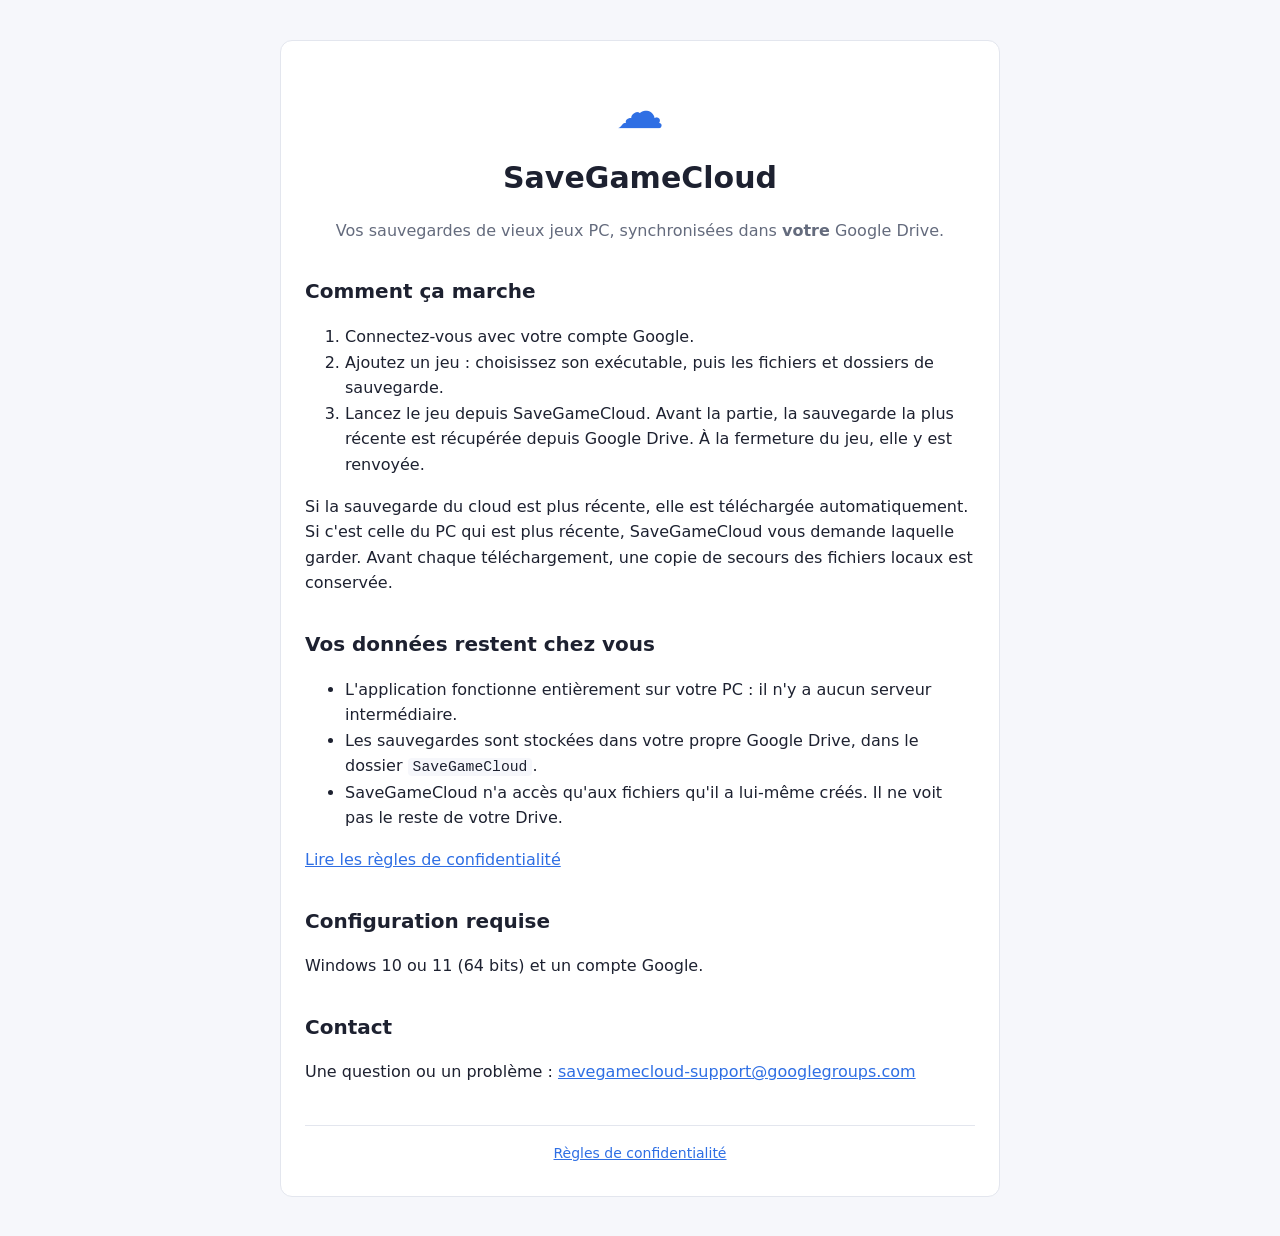
<file: index.html>
<!doctype html>
<html lang="fr">
<head>
  <meta charset="utf-8">
  <meta name="viewport" content="width=device-width, initial-scale=1">
  <title>SaveGameCloud</title>
  <meta name="description" content="Launcher pour vieux jeux PC qui synchronise leurs sauvegardes dans votre Google Drive.">
  <link rel="stylesheet" href="style.css">
</head>
<body>
  <main>
    <header>
      <p class="logo">☁</p>
      <h1>SaveGameCloud</h1>
      <p class="tagline">Vos sauvegardes de vieux jeux PC, synchronisées dans <strong>votre</strong> Google Drive.</p>
    </header>

    <section>
      <h2>Comment ça marche</h2>
      <ol>
        <li>Connectez-vous avec votre compte Google.</li>
        <li>Ajoutez un jeu : choisissez son exécutable, puis les fichiers et dossiers de sauvegarde.</li>
        <li>Lancez le jeu depuis SaveGameCloud. Avant la partie, la sauvegarde la plus récente est récupérée depuis
          Google Drive. À la fermeture du jeu, elle y est renvoyée.</li>
      </ol>
      <p>Si la sauvegarde du cloud est plus récente, elle est téléchargée automatiquement. Si c'est celle du PC qui
        est plus récente, SaveGameCloud vous demande laquelle garder. Avant chaque téléchargement, une copie de secours
        des fichiers locaux est conservée.</p>
    </section>

    <section>
      <h2>Vos données restent chez vous</h2>
      <ul>
        <li>L'application fonctionne entièrement sur votre PC : il n'y a aucun serveur intermédiaire.</li>
        <li>Les sauvegardes sont stockées dans votre propre Google Drive, dans le dossier <code>SaveGameCloud</code>.</li>
        <li>SaveGameCloud n'a accès qu'aux fichiers qu'il a lui-même créés. Il ne voit pas le reste de votre Drive.</li>
      </ul>
      <p><a href="privacy.html">Lire les règles de confidentialité</a></p>
    </section>

    <section>
      <h2>Configuration requise</h2>
      <p>Windows 10 ou 11 (64 bits) et un compte Google.</p>
    </section>

    <section>
      <h2>Contact</h2>
      <p>Une question ou un problème : <a href="mailto:savegamecloud-support@googlegroups.com">savegamecloud-support@googlegroups.com</a></p>
    </section>

    <footer>
      <a href="privacy.html">Règles de confidentialité</a>
    </footer>
  </main>
</body>
</html>
</file>
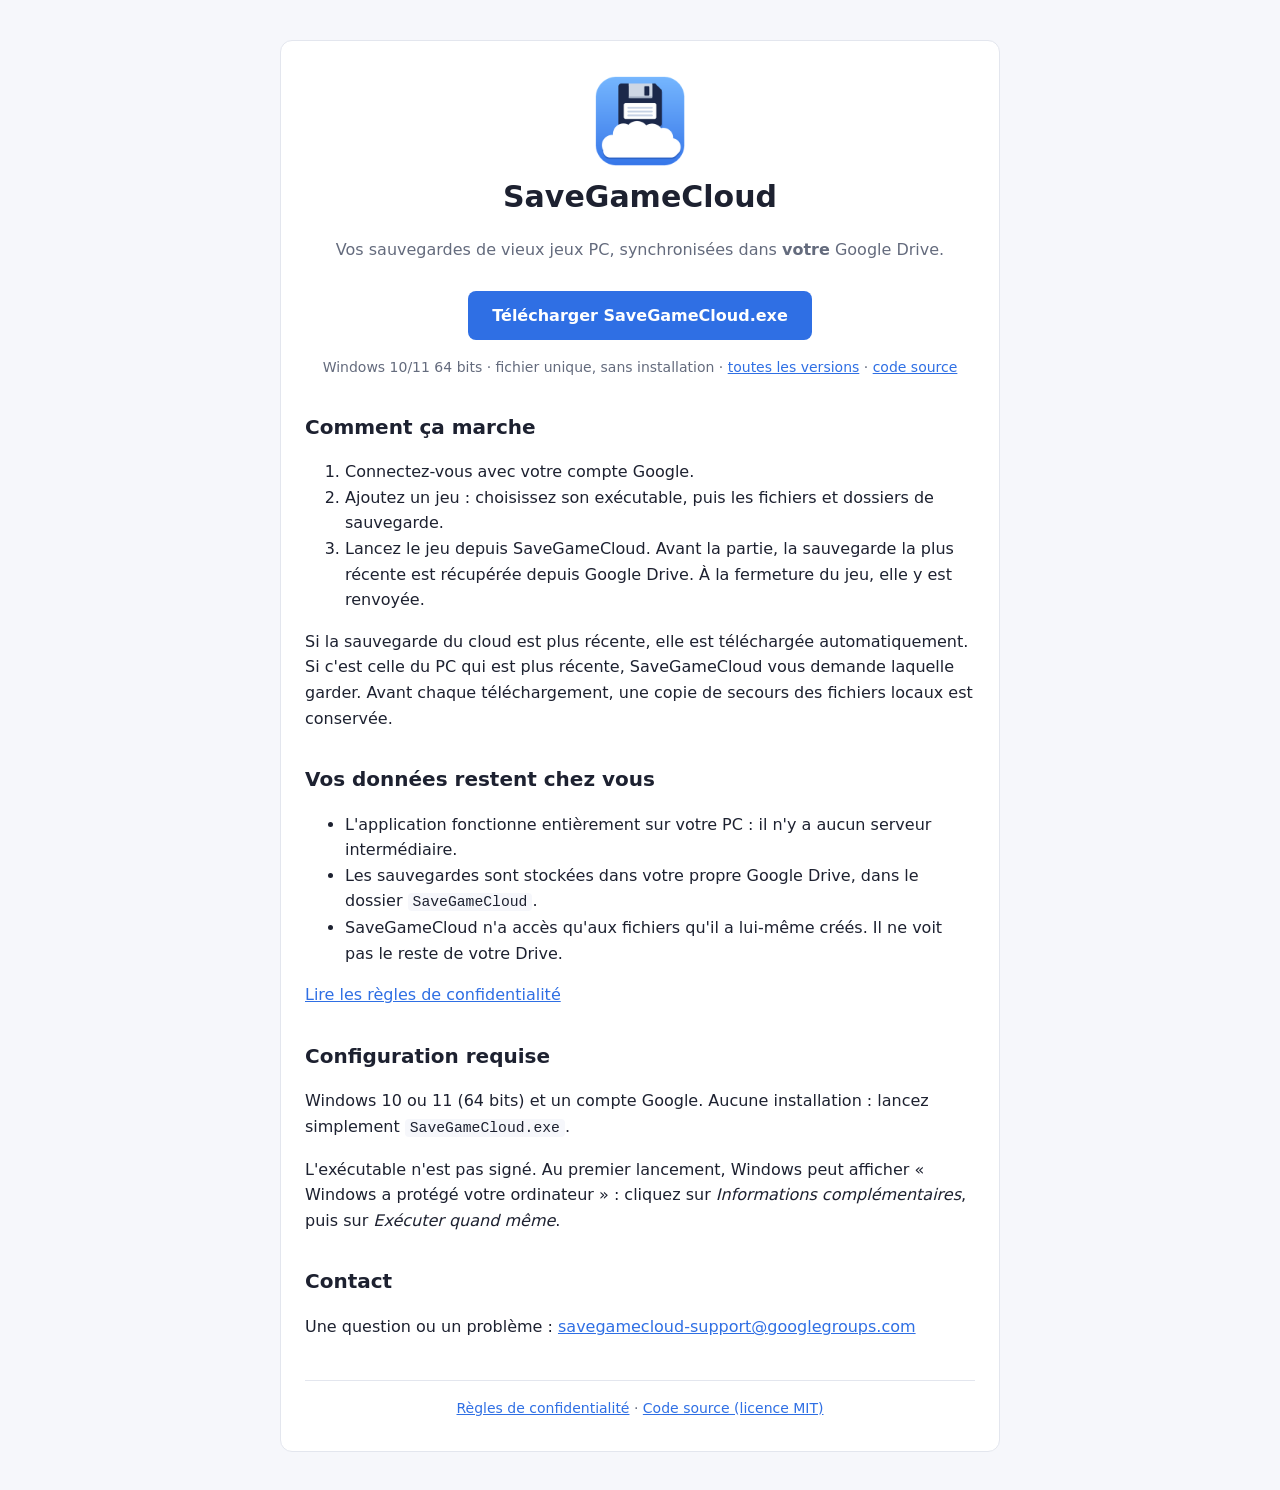
<file: docs/index.html>
<!doctype html>
<html lang="fr">
<head>
  <meta charset="utf-8">
  <meta name="viewport" content="width=device-width, initial-scale=1">
  <title>SaveGameCloud</title>
  <meta name="description" content="Launcher pour vieux jeux PC qui synchronise leurs sauvegardes dans votre Google Drive.">
  <link rel="icon" href="favicon.ico" sizes="16x16 32x32">
  <link rel="icon" type="image/png" href="icon-256.png" sizes="256x256">
  <link rel="stylesheet" href="style.css">
</head>
<body>
  <main>
    <header>
      <img class="logo" src="icon-256.png" width="96" height="96" alt="">
      <h1>SaveGameCloud</h1>
      <p class="tagline">Vos sauvegardes de vieux jeux PC, synchronisées dans <strong>votre</strong> Google Drive.</p>
      <p><a class="button" href="https://github.com/Er4m3d/savegamecloud/releases/latest/download/SaveGameCloud.exe">Télécharger SaveGameCloud.exe</a></p>
      <p class="muted small">Windows 10/11 64 bits · fichier unique, sans installation ·
        <a href="https://github.com/Er4m3d/savegamecloud/releases">toutes les versions</a> ·
        <a href="https://github.com/Er4m3d/savegamecloud">code source</a></p>
    </header>

    <section>
      <h2>Comment ça marche</h2>
      <ol>
        <li>Connectez-vous avec votre compte Google.</li>
        <li>Ajoutez un jeu : choisissez son exécutable, puis les fichiers et dossiers de sauvegarde.</li>
        <li>Lancez le jeu depuis SaveGameCloud. Avant la partie, la sauvegarde la plus récente est récupérée depuis
          Google Drive. À la fermeture du jeu, elle y est renvoyée.</li>
      </ol>
      <p>Si la sauvegarde du cloud est plus récente, elle est téléchargée automatiquement. Si c'est celle du PC qui
        est plus récente, SaveGameCloud vous demande laquelle garder. Avant chaque téléchargement, une copie de secours
        des fichiers locaux est conservée.</p>
    </section>

    <section>
      <h2>Vos données restent chez vous</h2>
      <ul>
        <li>L'application fonctionne entièrement sur votre PC : il n'y a aucun serveur intermédiaire.</li>
        <li>Les sauvegardes sont stockées dans votre propre Google Drive, dans le dossier <code>SaveGameCloud</code>.</li>
        <li>SaveGameCloud n'a accès qu'aux fichiers qu'il a lui-même créés. Il ne voit pas le reste de votre Drive.</li>
      </ul>
      <p><a href="privacy.html">Lire les règles de confidentialité</a></p>
    </section>

    <section>
      <h2>Configuration requise</h2>
      <p>Windows 10 ou 11 (64 bits) et un compte Google. Aucune installation : lancez simplement
        <code>SaveGameCloud.exe</code>.</p>
      <p>L'exécutable n'est pas signé. Au premier lancement, Windows peut afficher « Windows a protégé votre
        ordinateur » : cliquez sur <em>Informations complémentaires</em>, puis sur <em>Exécuter quand même</em>.</p>
    </section>

    <section>
      <h2>Contact</h2>
      <p>Une question ou un problème : <a href="mailto:savegamecloud-support@googlegroups.com">savegamecloud-support@googlegroups.com</a></p>
    </section>

    <footer>
      <a href="privacy.html">Règles de confidentialité</a> ·
      <a href="https://github.com/Er4m3d/savegamecloud">Code source (licence MIT)</a>
    </footer>
  </main>
</body>
</html>
</file>
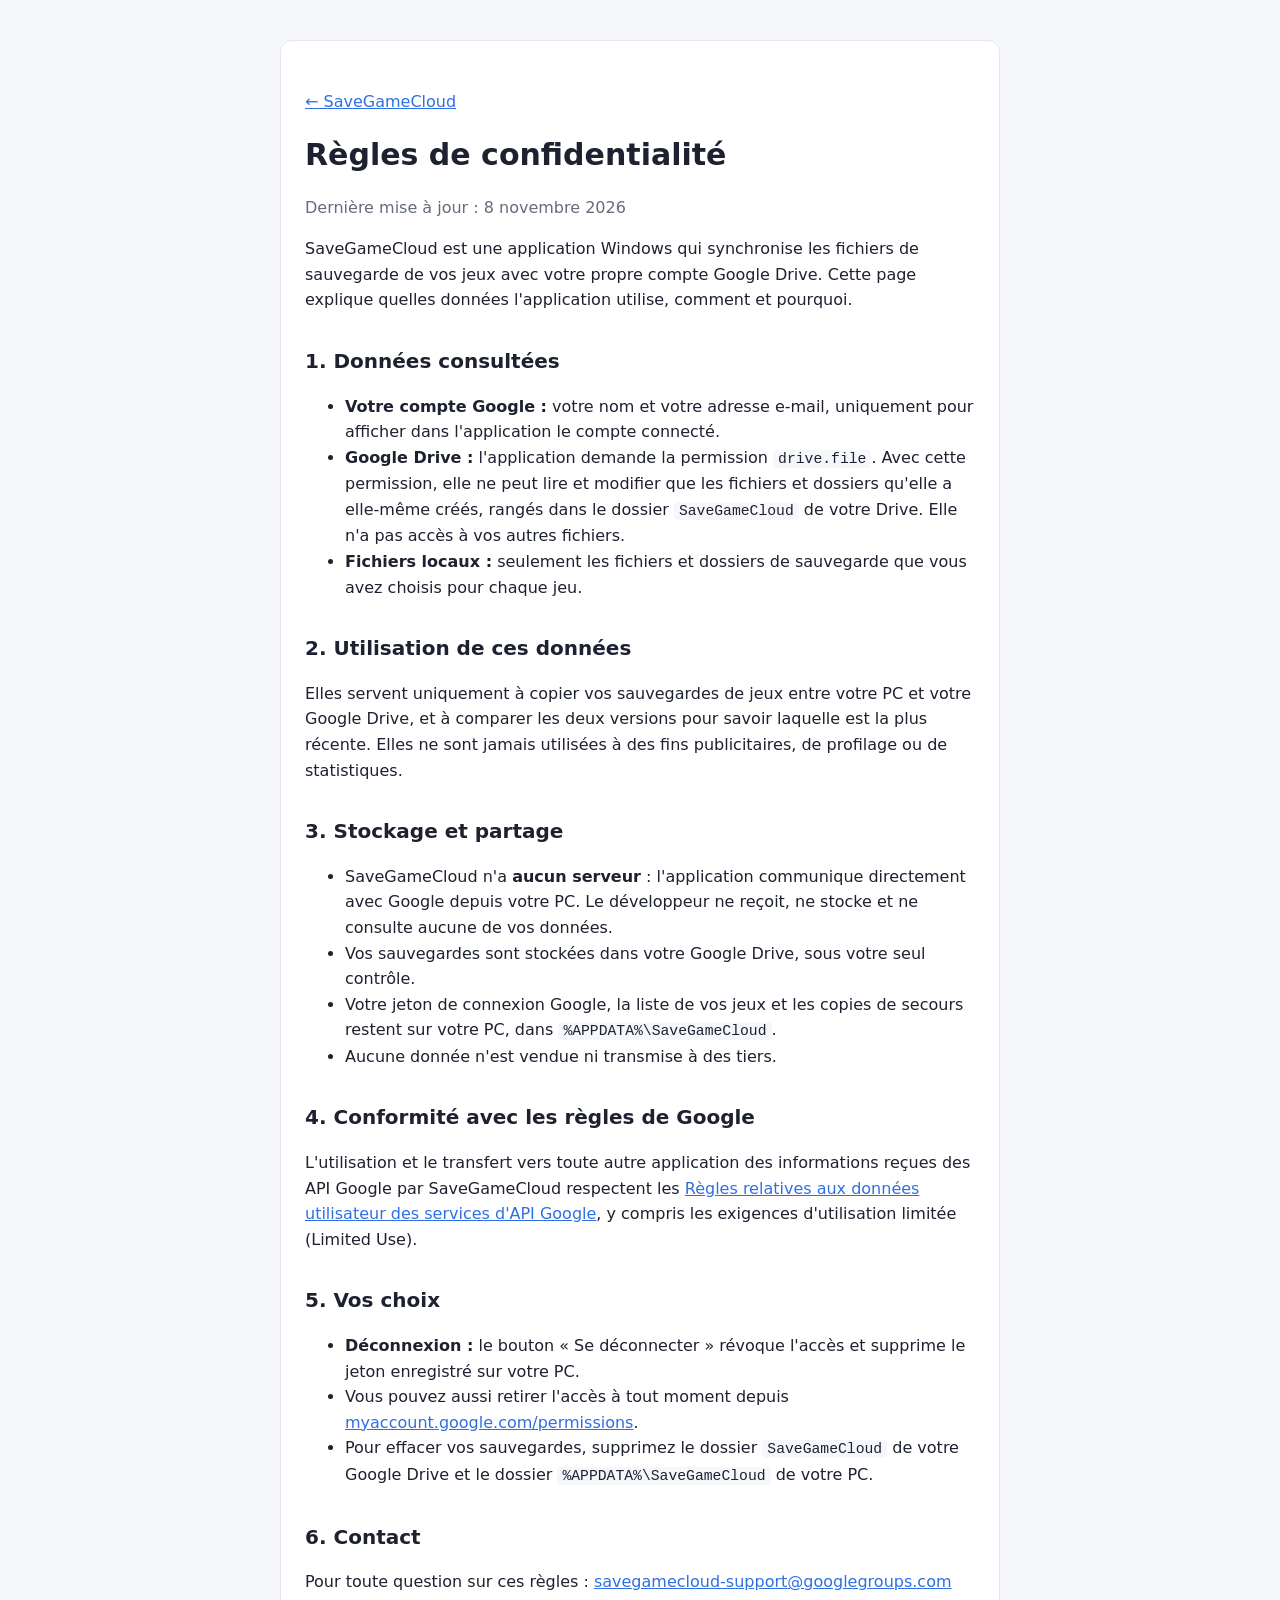
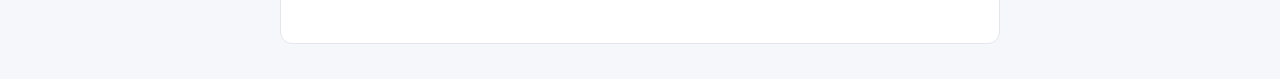
<file: privacy.html>
<!doctype html>
<html lang="fr">
<head>
  <meta charset="utf-8">
  <meta name="viewport" content="width=device-width, initial-scale=1">
  <title>Confidentialité – SaveGameCloud</title>
  <link rel="stylesheet" href="style.css">
</head>
<body>
  <main>
    <p><a href="index.html">← SaveGameCloud</a></p>
    <h1>Règles de confidentialité</h1>
    <p class="muted">Dernière mise à jour : 8 novembre 2026</p>

    <p>SaveGameCloud est une application Windows qui synchronise les fichiers de sauvegarde de vos jeux avec votre
      propre compte Google Drive. Cette page explique quelles données l'application utilise, comment et pourquoi.</p>

    <h2>1. Données consultées</h2>
    <ul>
      <li><strong>Votre compte Google :</strong> votre nom et votre adresse e-mail, uniquement pour afficher dans
        l'application le compte connecté.</li>
      <li><strong>Google Drive :</strong> l'application demande la permission <code>drive.file</code>. Avec cette
        permission, elle ne peut lire et modifier que les fichiers et dossiers qu'elle a elle-même créés, rangés dans
        le dossier <code>SaveGameCloud</code> de votre Drive. Elle n'a pas accès à vos autres fichiers.</li>
      <li><strong>Fichiers locaux :</strong> seulement les fichiers et dossiers de sauvegarde que vous avez choisis
        pour chaque jeu.</li>
    </ul>

    <h2>2. Utilisation de ces données</h2>
    <p>Elles servent uniquement à copier vos sauvegardes de jeux entre votre PC et votre Google Drive, et à comparer
      les deux versions pour savoir laquelle est la plus récente. Elles ne sont jamais utilisées à des fins
      publicitaires, de profilage ou de statistiques.</p>

    <h2>3. Stockage et partage</h2>
    <ul>
      <li>SaveGameCloud n'a <strong>aucun serveur</strong> : l'application communique directement avec Google depuis
        votre PC. Le développeur ne reçoit, ne stocke et ne consulte aucune de vos données.</li>
      <li>Vos sauvegardes sont stockées dans votre Google Drive, sous votre seul contrôle.</li>
      <li>Votre jeton de connexion Google, la liste de vos jeux et les copies de secours restent sur votre PC, dans
        <code>%APPDATA%\SaveGameCloud</code>.</li>
      <li>Aucune donnée n'est vendue ni transmise à des tiers.</li>
    </ul>

    <h2>4. Conformité avec les règles de Google</h2>
    <p>L'utilisation et le transfert vers toute autre application des informations reçues des API Google par
      SaveGameCloud respectent les
      <a href="https://developers.google.com/terms/api-services-user-data-policy">Règles relatives aux données
      utilisateur des services d'API Google</a>, y compris les exigences d'utilisation limitée (Limited Use).</p>

    <h2>5. Vos choix</h2>
    <ul>
      <li><strong>Déconnexion :</strong> le bouton « Se déconnecter » révoque l'accès et supprime le jeton
        enregistré sur votre PC.</li>
      <li>Vous pouvez aussi retirer l'accès à tout moment depuis
        <a href="https://myaccount.google.com/permissions">myaccount.google.com/permissions</a>.</li>
      <li>Pour effacer vos sauvegardes, supprimez le dossier <code>SaveGameCloud</code> de votre Google Drive et le
        dossier <code>%APPDATA%\SaveGameCloud</code> de votre PC.</li>
    </ul>

    <h2>6. Contact</h2>
    <p>Pour toute question sur ces règles :
      <a href="mailto:savegamecloud-support@googlegroups.com">savegamecloud-support@googlegroups.com</a></p>
  </main>
</body>
</html>
</file>
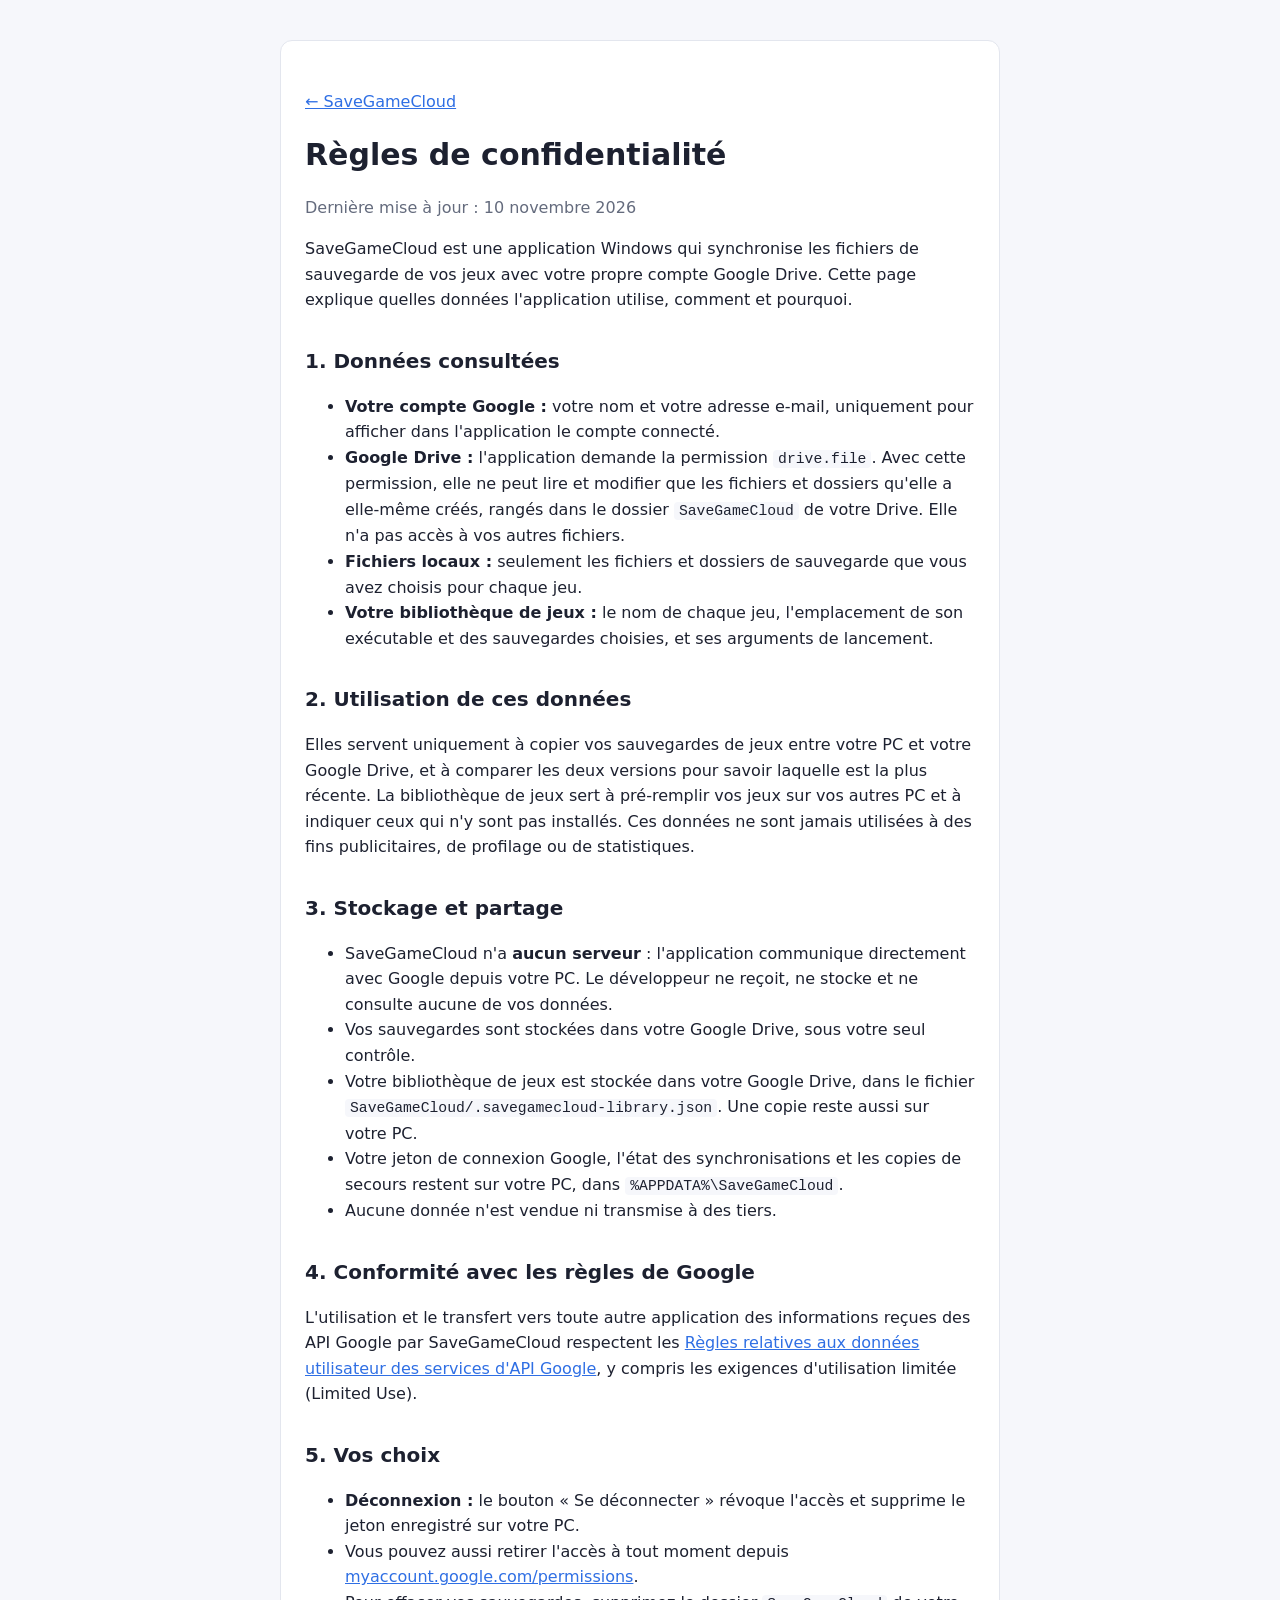
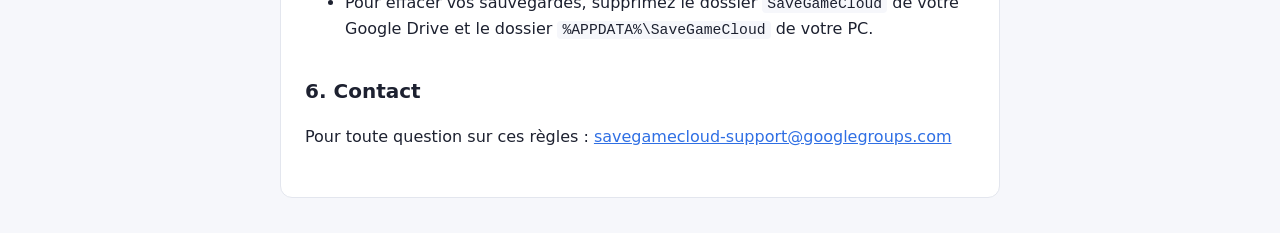
<file: docs/privacy.html>
<!doctype html>
<html lang="fr">
<head>
  <meta charset="utf-8">
  <meta name="viewport" content="width=device-width, initial-scale=1">
  <title>Confidentialité – SaveGameCloud</title>
  <link rel="icon" href="favicon.ico" sizes="16x16 32x32">
  <link rel="stylesheet" href="style.css">
</head>
<body>
  <main>
    <p><a href="index.html">← SaveGameCloud</a></p>
    <h1>Règles de confidentialité</h1>
    <p class="muted">Dernière mise à jour : 10 novembre 2026</p>

    <p>SaveGameCloud est une application Windows qui synchronise les fichiers de sauvegarde de vos jeux avec votre
      propre compte Google Drive. Cette page explique quelles données l'application utilise, comment et pourquoi.</p>

    <h2>1. Données consultées</h2>
    <ul>
      <li><strong>Votre compte Google :</strong> votre nom et votre adresse e-mail, uniquement pour afficher dans
        l'application le compte connecté.</li>
      <li><strong>Google Drive :</strong> l'application demande la permission <code>drive.file</code>. Avec cette
        permission, elle ne peut lire et modifier que les fichiers et dossiers qu'elle a elle-même créés, rangés dans
        le dossier <code>SaveGameCloud</code> de votre Drive. Elle n'a pas accès à vos autres fichiers.</li>
      <li><strong>Fichiers locaux :</strong> seulement les fichiers et dossiers de sauvegarde que vous avez choisis
        pour chaque jeu.</li>
      <li><strong>Votre bibliothèque de jeux :</strong> le nom de chaque jeu, l'emplacement de son exécutable et des
        sauvegardes choisies, et ses arguments de lancement.</li>
    </ul>

    <h2>2. Utilisation de ces données</h2>
    <p>Elles servent uniquement à copier vos sauvegardes de jeux entre votre PC et votre Google Drive, et à comparer
      les deux versions pour savoir laquelle est la plus récente. La bibliothèque de jeux sert à pré-remplir vos jeux
      sur vos autres PC et à indiquer ceux qui n'y sont pas installés. Ces données ne sont jamais utilisées à des fins
      publicitaires, de profilage ou de statistiques.</p>

    <h2>3. Stockage et partage</h2>
    <ul>
      <li>SaveGameCloud n'a <strong>aucun serveur</strong> : l'application communique directement avec Google depuis
        votre PC. Le développeur ne reçoit, ne stocke et ne consulte aucune de vos données.</li>
      <li>Vos sauvegardes sont stockées dans votre Google Drive, sous votre seul contrôle.</li>
      <li>Votre bibliothèque de jeux est stockée dans votre Google Drive, dans le fichier
        <code>SaveGameCloud/.savegamecloud-library.json</code>. Une copie reste aussi sur votre PC.</li>
      <li>Votre jeton de connexion Google, l'état des synchronisations et les copies de secours restent sur votre PC,
        dans <code>%APPDATA%\SaveGameCloud</code>.</li>
      <li>Aucune donnée n'est vendue ni transmise à des tiers.</li>
    </ul>

    <h2>4. Conformité avec les règles de Google</h2>
    <p>L'utilisation et le transfert vers toute autre application des informations reçues des API Google par
      SaveGameCloud respectent les
      <a href="https://developers.google.com/terms/api-services-user-data-policy">Règles relatives aux données
      utilisateur des services d'API Google</a>, y compris les exigences d'utilisation limitée (Limited Use).</p>

    <h2>5. Vos choix</h2>
    <ul>
      <li><strong>Déconnexion :</strong> le bouton « Se déconnecter » révoque l'accès et supprime le jeton
        enregistré sur votre PC.</li>
      <li>Vous pouvez aussi retirer l'accès à tout moment depuis
        <a href="https://myaccount.google.com/permissions">myaccount.google.com/permissions</a>.</li>
      <li>Pour effacer vos sauvegardes, supprimez le dossier <code>SaveGameCloud</code> de votre Google Drive et le
        dossier <code>%APPDATA%\SaveGameCloud</code> de votre PC.</li>
    </ul>

    <h2>6. Contact</h2>
    <p>Pour toute question sur ces règles :
      <a href="mailto:savegamecloud-support@googlegroups.com">savegamecloud-support@googlegroups.com</a></p>
  </main>
</body>
</html>
</file>
<file: style.css>
:root {
  --bg: #f6f7fb;
  --panel: #ffffff;
  --text: #1d2130;
  --muted: #646b7d;
  --accent: #2f6fe4;
  --border: #e3e6ee;
}
@media (prefers-color-scheme: dark) {
  :root {
    --bg: #16181f;
    --panel: #1f222b;
    --text: #e9ebf1;
    --muted: #9097a8;
    --accent: #6a9eff;
    --border: #343947;
  }
}
* { box-sizing: border-box; }
body {
  margin: 0;
  background: var(--bg);
  color: var(--text);
  font: 16px/1.6 "Segoe UI", system-ui, -apple-system, sans-serif;
}
main {
  max-width: 720px;
  margin: 40px auto;
  padding: 32px 24px;
  background: var(--panel);
  border: 1px solid var(--border);
  border-radius: 12px;
}
@media (max-width: 760px) {
  main { margin: 0; border-radius: 0; border-width: 0; padding: 24px 16px; }
}
header { text-align: center; margin-bottom: 8px; }
.logo { font-size: 48px; margin: 0; color: var(--accent); }
h1 { margin: 4px 0 8px; font-size: 30px; }
h2 { font-size: 20px; margin-top: 32px; }
.tagline, .muted { color: var(--muted); }
a { color: var(--accent); }
code { background: var(--bg); padding: 1px 5px; border-radius: 4px; font-size: 0.92em; overflow-wrap: anywhere; }
footer { margin-top: 40px; padding-top: 16px; border-top: 1px solid var(--border); color: var(--muted); font-size: 14px; text-align: center; }
</file>
<file: docs/style.css>
:root {
  --bg: #f6f7fb;
  --panel: #ffffff;
  --text: #1d2130;
  --muted: #646b7d;
  --accent: #2f6fe4;
  --border: #e3e6ee;
}
@media (prefers-color-scheme: dark) {
  :root {
    --bg: #16181f;
    --panel: #1f222b;
    --text: #e9ebf1;
    --muted: #9097a8;
    --accent: #6a9eff;
    --border: #343947;
  }
}
* { box-sizing: border-box; }
body {
  margin: 0;
  background: var(--bg);
  color: var(--text);
  font: 16px/1.6 "Segoe UI", system-ui, -apple-system, sans-serif;
}
main {
  max-width: 720px;
  margin: 40px auto;
  padding: 32px 24px;
  background: var(--panel);
  border: 1px solid var(--border);
  border-radius: 12px;
}
@media (max-width: 760px) {
  main { margin: 0; border-radius: 0; border-width: 0; padding: 24px 16px; }
}
header { text-align: center; margin-bottom: 8px; }
.logo { display: block; width: 96px; height: 96px; margin: 0 auto; }
h1 { margin: 4px 0 8px; font-size: 30px; }
h2 { font-size: 20px; margin-top: 32px; }
.tagline, .muted { color: var(--muted); }
a { color: var(--accent); }
code { background: var(--bg); padding: 1px 5px; border-radius: 4px; font-size: 0.92em; overflow-wrap: anywhere; }
.small { font-size: 14px; }
.button {
  display: inline-block;
  margin-top: 12px;
  padding: 12px 24px;
  border-radius: 8px;
  background: var(--accent);
  color: #fff;
  font-weight: 600;
  text-decoration: none;
}
.button:hover { filter: brightness(1.08); }
footer { margin-top: 40px; padding-top: 16px; border-top: 1px solid var(--border); color: var(--muted); font-size: 14px; text-align: center; }
</file>
